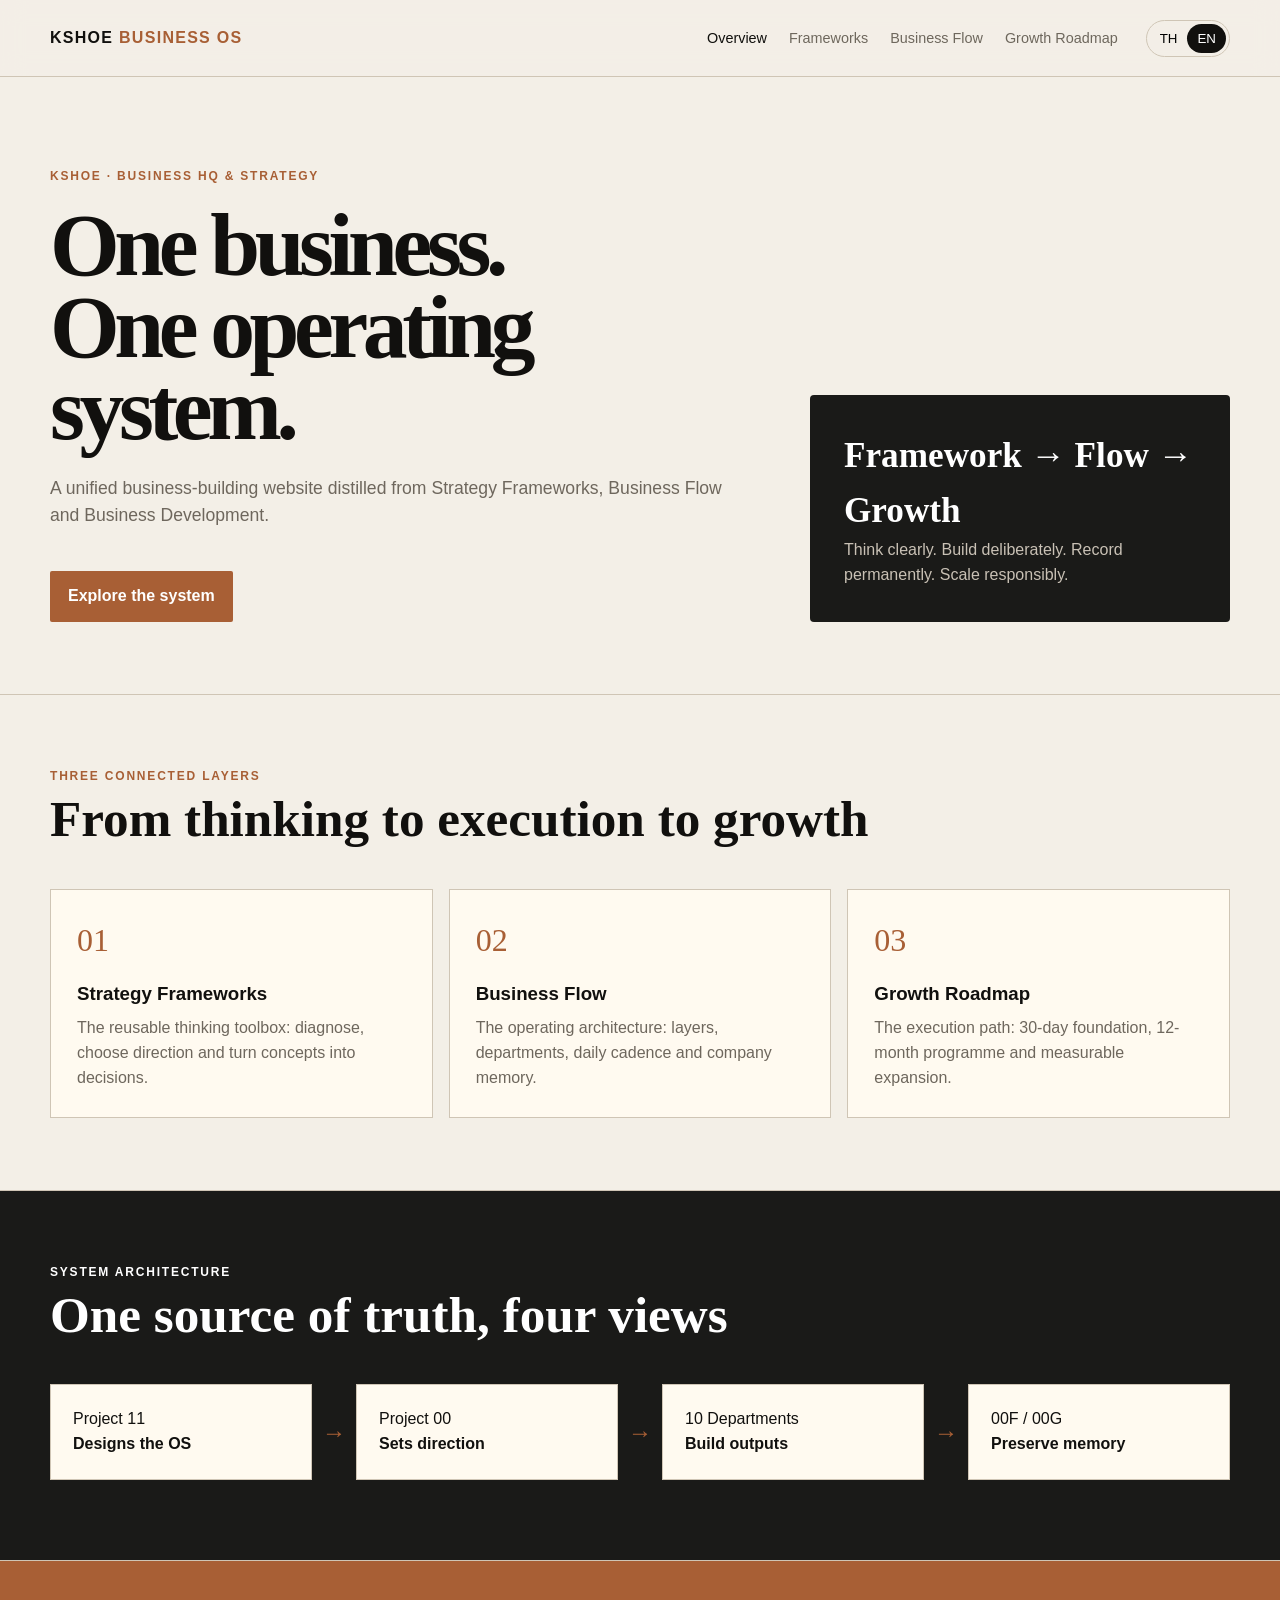
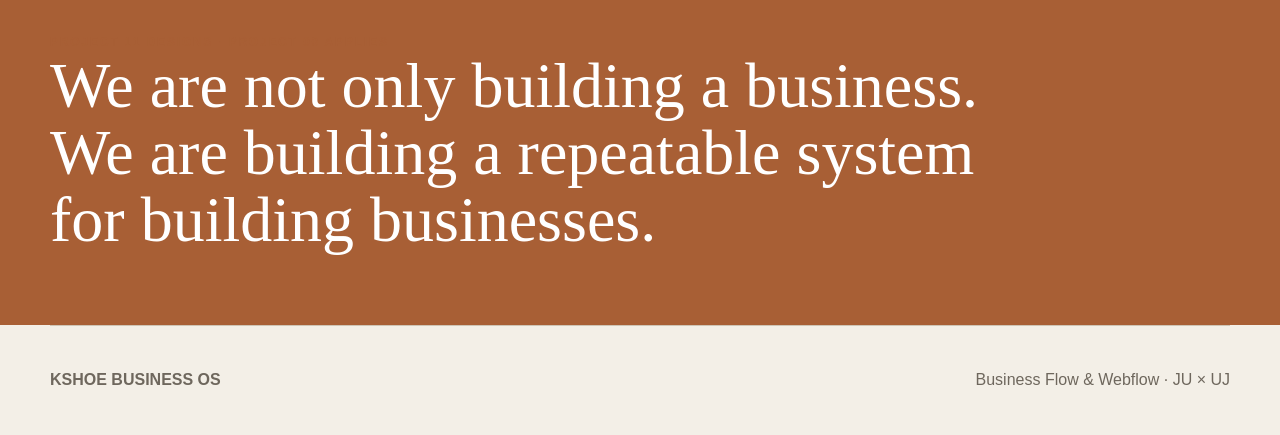
<file: index.html>
<!doctype html><html lang="en"><head><meta charset="utf-8"><meta name="viewport" content="width=device-width,initial-scale=1"><title>Kshoe Business OS</title><link rel="stylesheet" href="assets/styles.css"><script defer src="assets/app.js?v=2"></script></head><body><header class="topbar"><nav class="shell"><a class="brand" href="index.html">KSHOE <span>BUSINESS OS</span></a><div class="navlinks"><a class="active" href="index.html" data-i18n="overview">Overview</a><a href="frameworks.html" data-i18n="frameworks">Frameworks</a><a href="business-flow.html" data-i18n="flow">Business Flow</a><a href="growth.html" data-i18n="growth">Growth Roadmap</a></div><div class="lang"><button data-lang="th">TH</button><button data-lang="en">EN</button></div></nav></header><main><section class="hero shell"><div><div class="eyebrow" data-i18n="homeEyebrow"></div><h1 data-i18n="homeTitle"></h1><p data-i18n="homeBody"></p><a class="cta" href="#system" data-i18n="explore"></a></div><aside class="hero-card"><b>Framework → Flow → Growth</b><span>Think clearly. Build deliberately. Record permanently. Scale responsibly.</span></aside></section><section id="system" class="section"><div class="shell"><div class="section-head"><div><div class="eyebrow" data-i18n="three"></div><h2 data-i18n="threeTitle"></h2></div></div><div class="grid"><a class="card" href="frameworks.html"><span class="num">01</span><h3 data-i18n="strategy"></h3><p data-i18n="strategyD"></p></a><a class="card" href="business-flow.html"><span class="num">02</span><h3 data-i18n="operations"></h3><p data-i18n="operationsD"></p></a><a class="card" href="growth.html"><span class="num">03</span><h3 data-i18n="development"></h3><p data-i18n="developmentD"></p></a></div></div></section><section class="section dark"><div class="shell"><div class="section-head"><div><div class="eyebrow" data-i18n="architecture"></div><h2 data-i18n="architectureTitle"></h2></div></div><div class="flow"><div class="step">Project 11<br><b>Designs the OS</b></div><div class="arrow">→</div><div class="step">Project 00<br><b>Sets direction</b></div><div class="arrow">→</div><div class="step">10 Departments<br><b>Build outputs</b></div><div class="arrow">→</div><div class="step">00F / 00G<br><b>Preserve memory</b></div></div></div></section><section class="section copper"><div class="shell"><div class="eyebrow" data-i18n="principle"></div><p class="quote" data-i18n="principleTitle"></p></div></section></main><footer class="footer shell"><b>KSHOE BUSINESS OS</b><span data-i18n="footer"></span></footer></body></html>
</file>
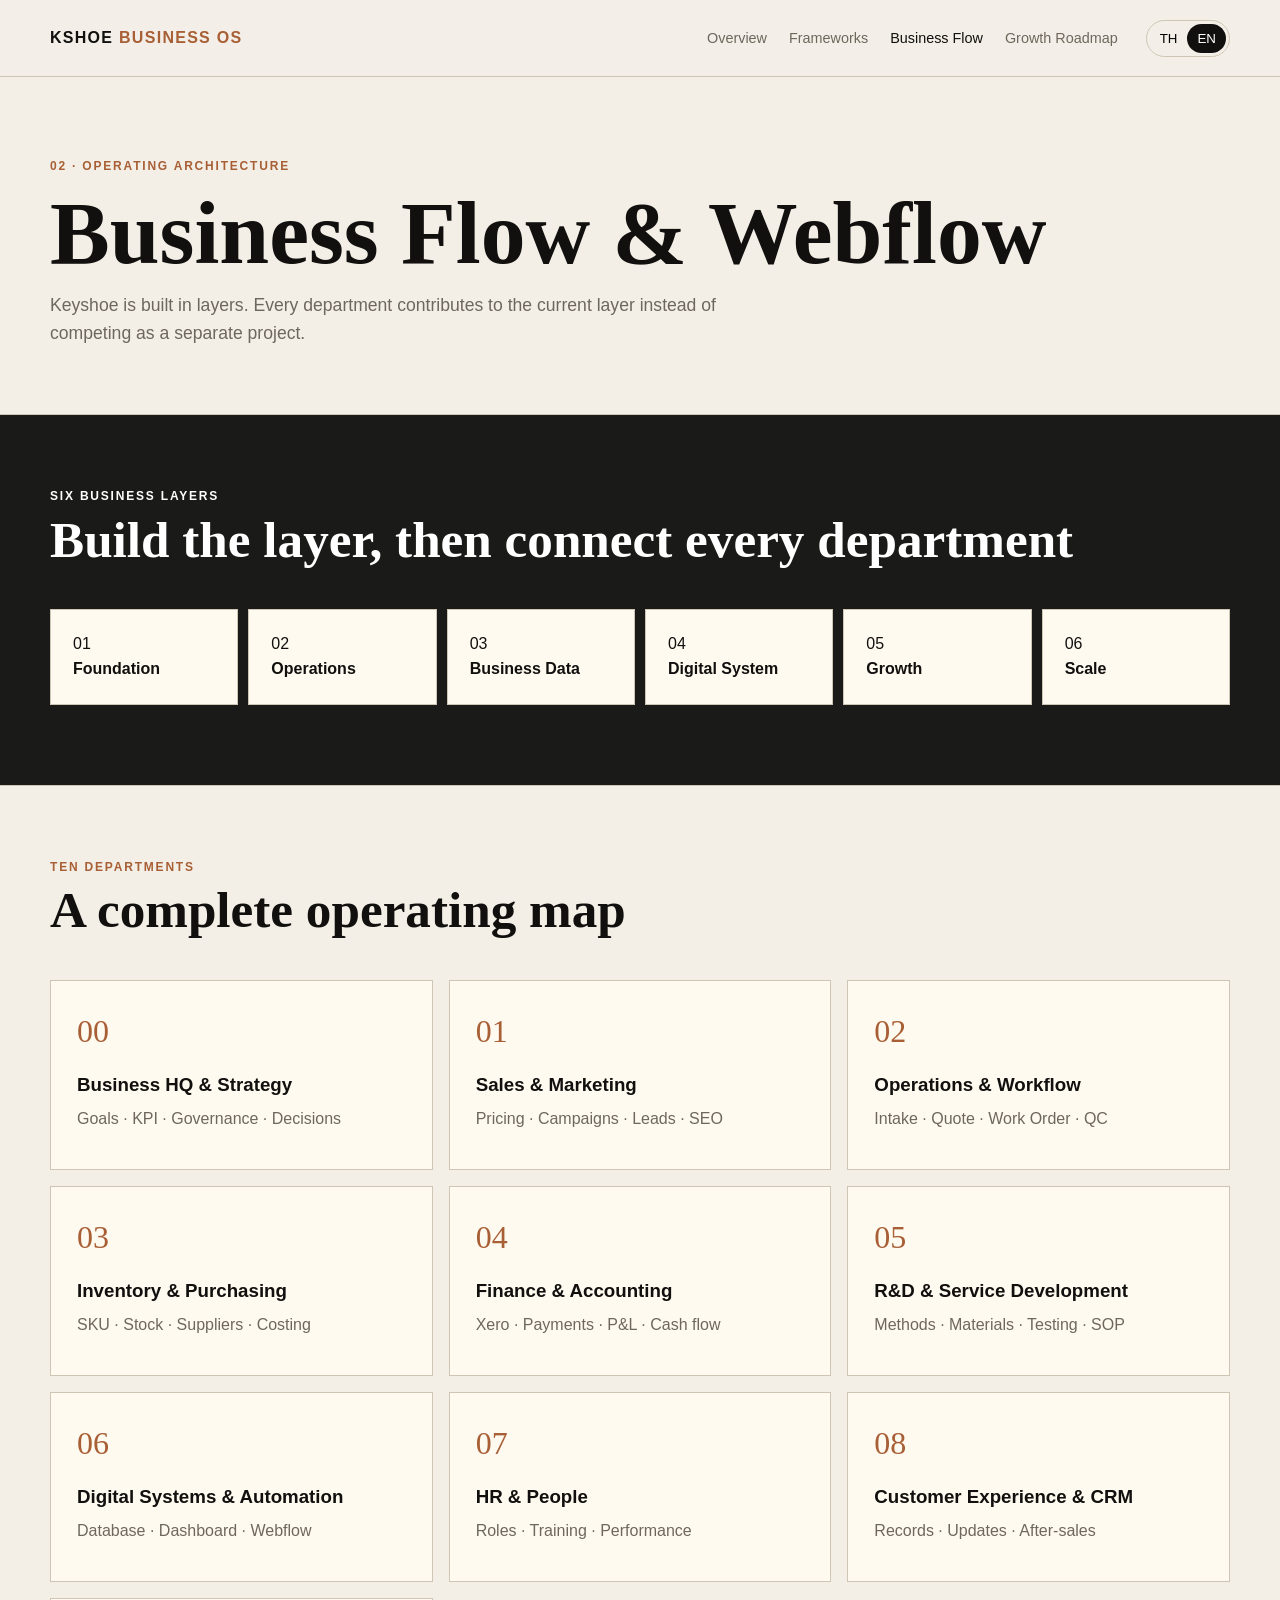
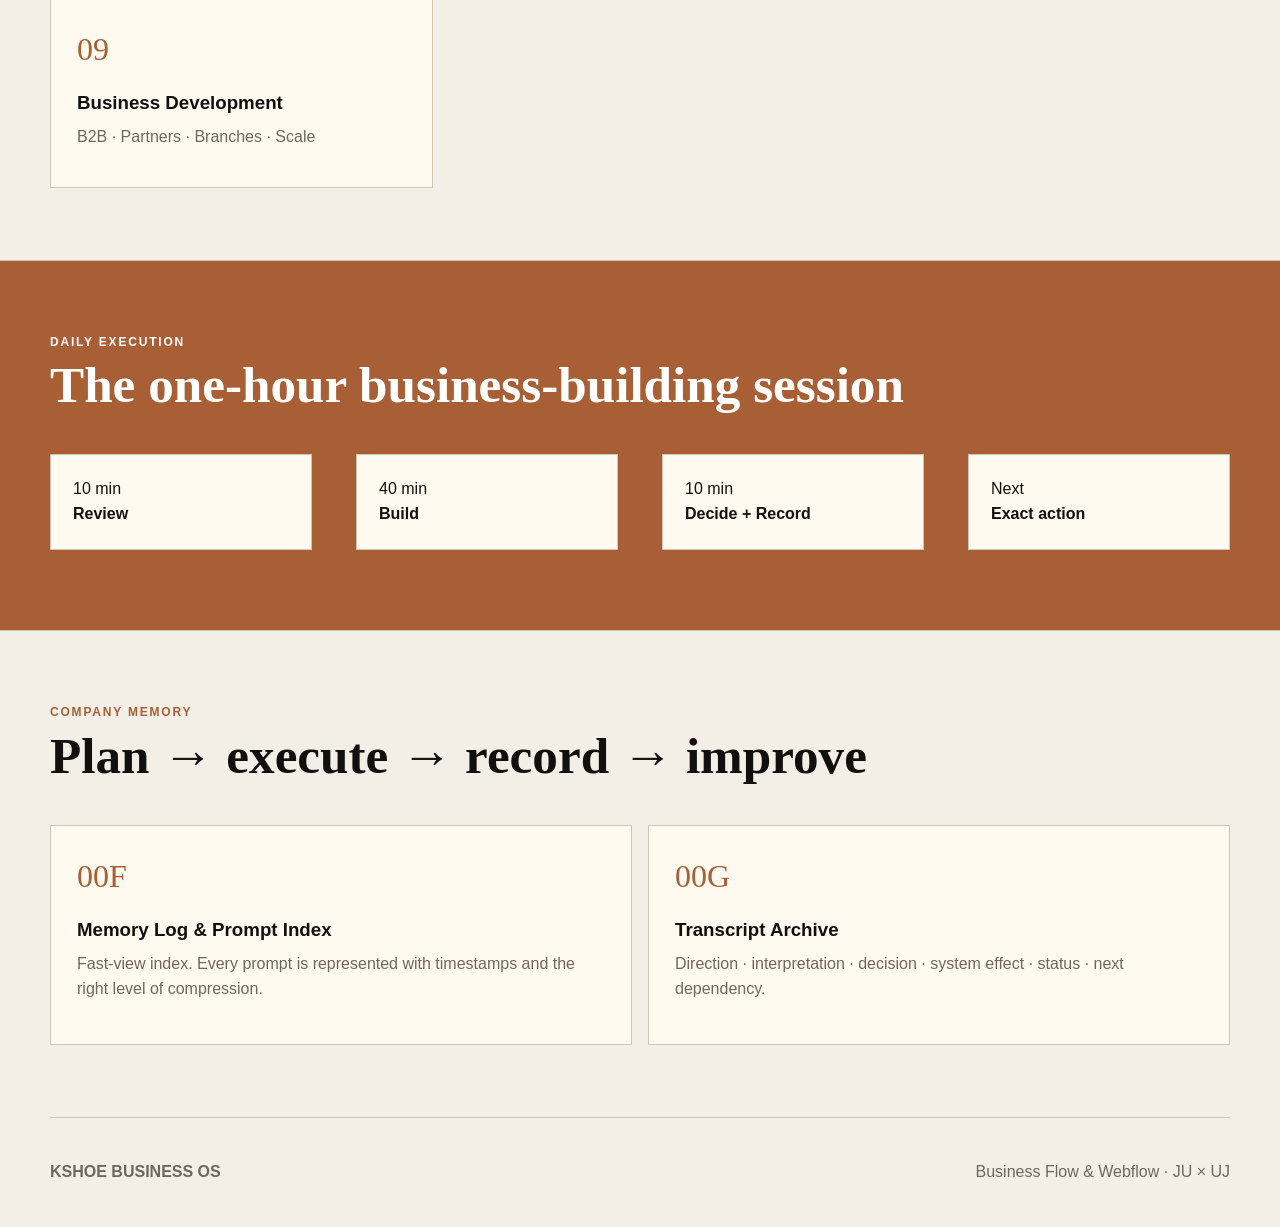
<file: business-flow.html>
<!doctype html><html lang="en"><head><meta charset="utf-8"><meta name="viewport" content="width=device-width,initial-scale=1"><title>Business Flow · Kshoe Business OS</title><link rel="stylesheet" href="assets/styles.css"><script defer src="assets/app.js?v=2"></script></head><body><header class="topbar"><nav class="shell"><a class="brand" href="index.html">KSHOE <span>BUSINESS OS</span></a><div class="navlinks"><a href="index.html" data-i18n="overview"></a><a href="frameworks.html" data-i18n="frameworks"></a><a class="active" href="business-flow.html" data-i18n="flow"></a><a href="growth.html" data-i18n="growth"></a></div><div class="lang"><button data-lang="th">TH</button><button data-lang="en">EN</button></div></nav></header><main><section class="page-hero shell"><div class="eyebrow">02 · OPERATING ARCHITECTURE</div><h1 data-i18n="flowTitle"></h1><p data-i18n="flowBody"></p></section><section class="section dark"><div class="shell"><div class="section-head"><div><div class="eyebrow" data-i18n="sixLayers"></div><h2 data-i18n="sixLayersTitle"></h2></div></div><div class="flow"><div class="step">01<br><b>Foundation</b></div><div class="step">02<br><b>Operations</b></div><div class="step">03<br><b>Business Data</b></div><div class="step">04<br><b>Digital System</b></div><div class="step">05<br><b>Growth</b></div><div class="step">06<br><b>Scale</b></div></div></div></section><section class="section"><div class="shell"><div class="section-head"><div><div class="eyebrow" data-i18n="departments"></div><h2 data-i18n="departmentsTitle"></h2></div></div><div class="grid"><div class="card"><span class="num">00</span><h3>Business HQ & Strategy</h3><p>Goals · KPI · Governance · Decisions</p></div><div class="card"><span class="num">01</span><h3>Sales & Marketing</h3><p>Pricing · Campaigns · Leads · SEO</p></div><div class="card"><span class="num">02</span><h3>Operations & Workflow</h3><p>Intake · Quote · Work Order · QC</p></div><div class="card"><span class="num">03</span><h3>Inventory & Purchasing</h3><p>SKU · Stock · Suppliers · Costing</p></div><div class="card"><span class="num">04</span><h3>Finance & Accounting</h3><p>Xero · Payments · P&L · Cash flow</p></div><div class="card"><span class="num">05</span><h3>R&D & Service Development</h3><p>Methods · Materials · Testing · SOP</p></div><div class="card"><span class="num">06</span><h3>Digital Systems & Automation</h3><p>Database · Dashboard · Webflow</p></div><div class="card"><span class="num">07</span><h3>HR & People</h3><p>Roles · Training · Performance</p></div><div class="card"><span class="num">08</span><h3>Customer Experience & CRM</h3><p>Records · Updates · After-sales</p></div><div class="card"><span class="num">09</span><h3>Business Development</h3><p>B2B · Partners · Branches · Scale</p></div></div></div></section><section class="section copper"><div class="shell"><div class="section-head"><div><div class="eyebrow" data-i18n="session"></div><h2 data-i18n="sessionTitle"></h2></div></div><div class="flow"><div class="step">10 min<br><b>Review</b></div><div class="arrow">→</div><div class="step">40 min<br><b>Build</b></div><div class="arrow">→</div><div class="step">10 min<br><b>Decide + Record</b></div><div class="arrow">→</div><div class="step">Next<br><b>Exact action</b></div></div></div></section><section class="section"><div class="shell"><div class="section-head"><div><div class="eyebrow" data-i18n="memory"></div><h2 data-i18n="memoryTitle"></h2></div></div><div class="matrix"><div class="card"><span class="num">00F</span><h3>Memory Log & Prompt Index</h3><p>Fast-view index. Every prompt is represented with timestamps and the right level of compression.</p></div><div class="card"><span class="num">00G</span><h3>Transcript Archive</h3><p>Direction · interpretation · decision · system effect · status · next dependency.</p></div></div></div></section></main><footer class="footer shell"><b>KSHOE BUSINESS OS</b><span data-i18n="footer"></span></footer></body></html>
</file>
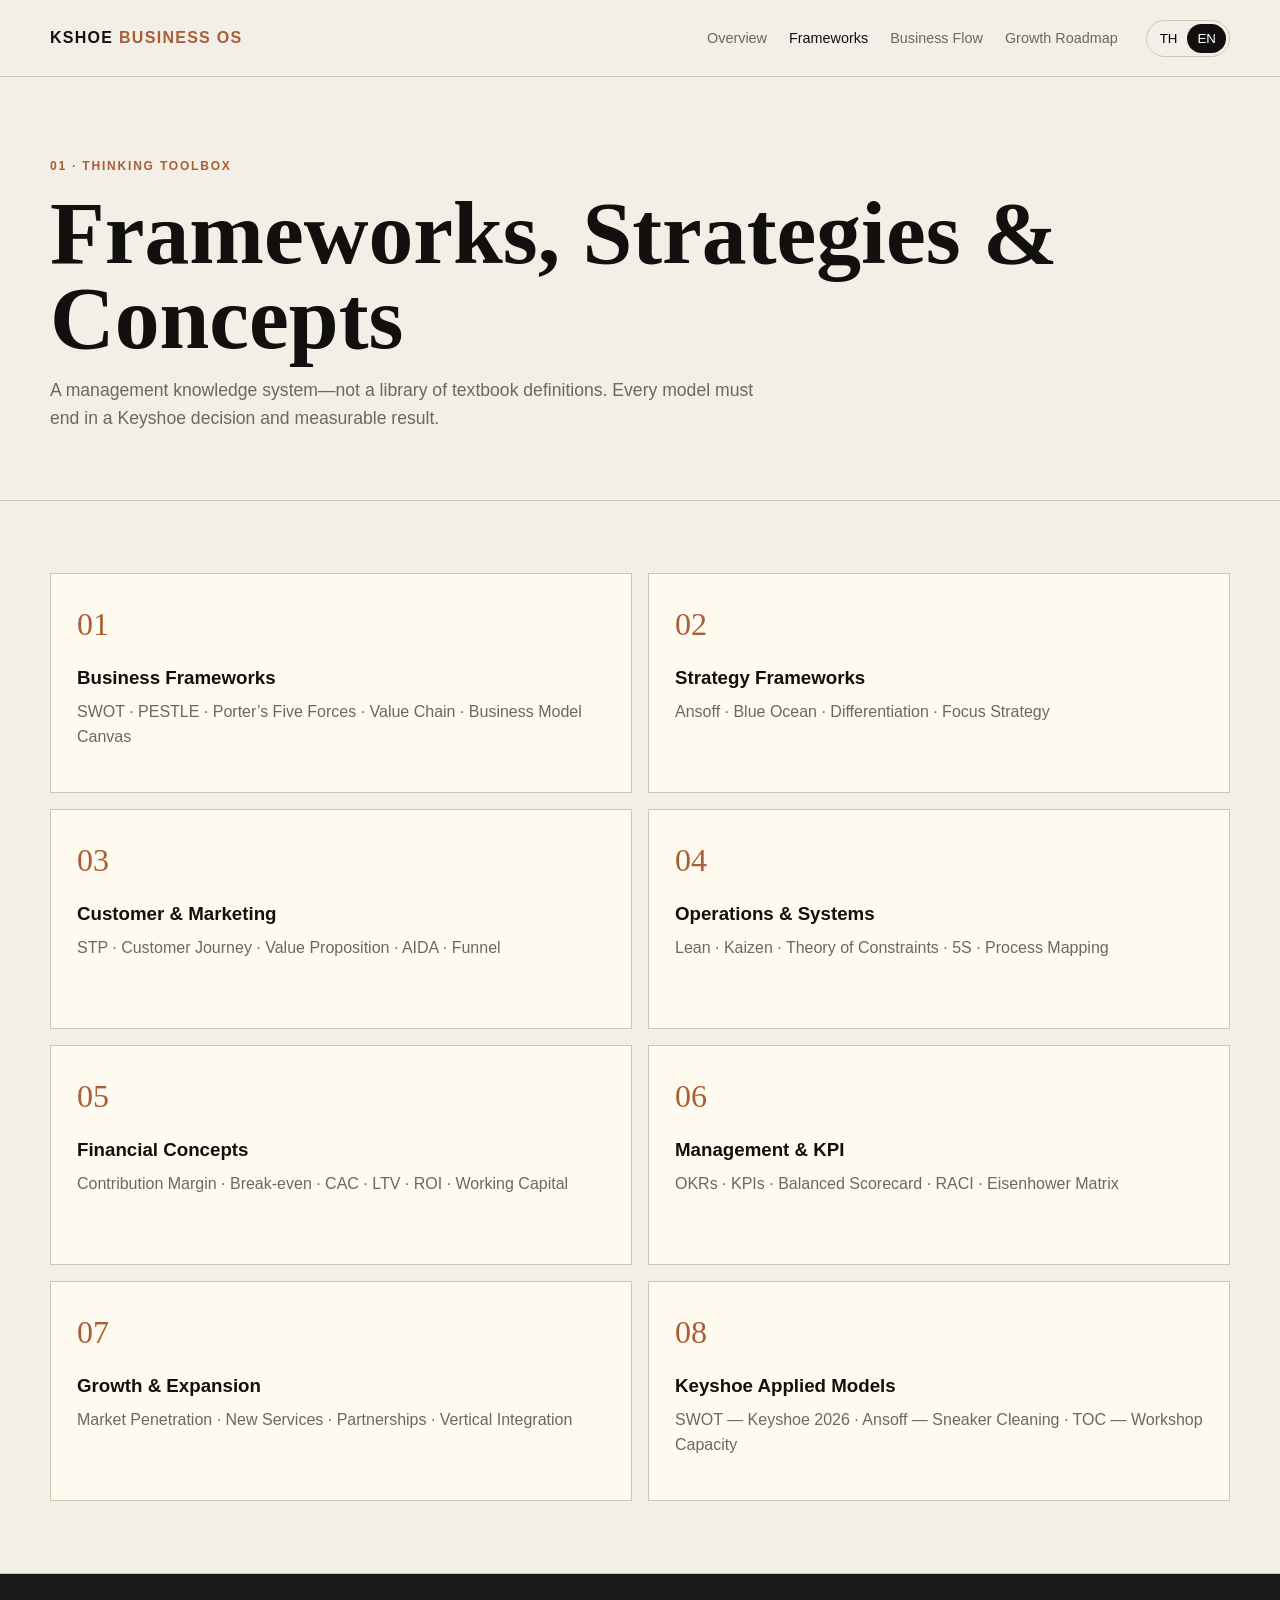
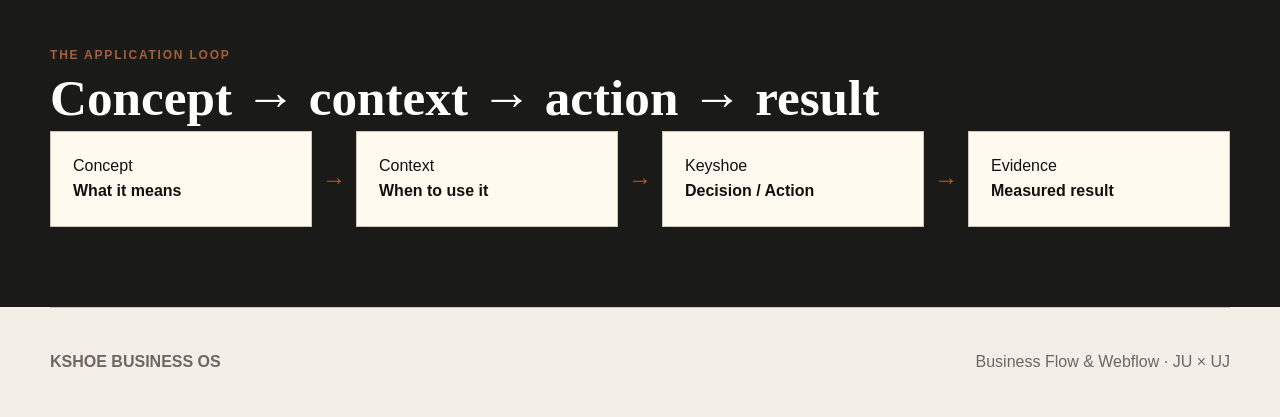
<file: frameworks.html>
<!doctype html><html lang="en"><head><meta charset="utf-8"><meta name="viewport" content="width=device-width,initial-scale=1"><title>Frameworks · Kshoe Business OS</title><link rel="stylesheet" href="assets/styles.css"><script defer src="assets/app.js?v=2"></script></head><body><header class="topbar"><nav class="shell"><a class="brand" href="index.html">KSHOE <span>BUSINESS OS</span></a><div class="navlinks"><a href="index.html" data-i18n="overview"></a><a class="active" href="frameworks.html" data-i18n="frameworks"></a><a href="business-flow.html" data-i18n="flow"></a><a href="growth.html" data-i18n="growth"></a></div><div class="lang"><button data-lang="th">TH</button><button data-lang="en">EN</button></div></nav></header><main><section class="page-hero shell"><div class="eyebrow">01 · THINKING TOOLBOX</div><h1 data-i18n="frameworkTitle"></h1><p data-i18n="frameworkBody"></p></section><section class="section"><div class="shell"><div class="matrix"><div class="card"><span class="num">01</span><h3 data-i18n="businessFrameworks"></h3><p>SWOT · PESTLE · Porter’s Five Forces · Value Chain · Business Model Canvas</p></div><div class="card"><span class="num">02</span><h3 data-i18n="strategyFrameworks"></h3><p>Ansoff · Blue Ocean · Differentiation · Focus Strategy</p></div><div class="card"><span class="num">03</span><h3 data-i18n="customerMarketing"></h3><p>STP · Customer Journey · Value Proposition · AIDA · Funnel</p></div><div class="card"><span class="num">04</span><h3 data-i18n="opsSystems"></h3><p>Lean · Kaizen · Theory of Constraints · 5S · Process Mapping</p></div><div class="card"><span class="num">05</span><h3 data-i18n="financial"></h3><p>Contribution Margin · Break-even · CAC · LTV · ROI · Working Capital</p></div><div class="card"><span class="num">06</span><h3 data-i18n="management"></h3><p>OKRs · KPIs · Balanced Scorecard · RACI · Eisenhower Matrix</p></div><div class="card"><span class="num">07</span><h3 data-i18n="expansion"></h3><p>Market Penetration · New Services · Partnerships · Vertical Integration</p></div><div class="card"><span class="num">08</span><h3 data-i18n="applied"></h3><p>SWOT — Keyshoe 2026 · Ansoff — Sneaker Cleaning · TOC — Workshop Capacity</p></div></div></div></section><section class="section dark"><div class="shell"><div class="eyebrow" data-i18n="useLoop"></div><h2 data-i18n="useLoopTitle"></h2><div class="flow"><div class="step">Concept<br><b>What it means</b></div><div class="arrow">→</div><div class="step">Context<br><b>When to use it</b></div><div class="arrow">→</div><div class="step">Keyshoe<br><b>Decision / Action</b></div><div class="arrow">→</div><div class="step">Evidence<br><b>Measured result</b></div></div></div></section></main><footer class="footer shell"><b>KSHOE BUSINESS OS</b><span data-i18n="footer"></span></footer></body></html>
</file>
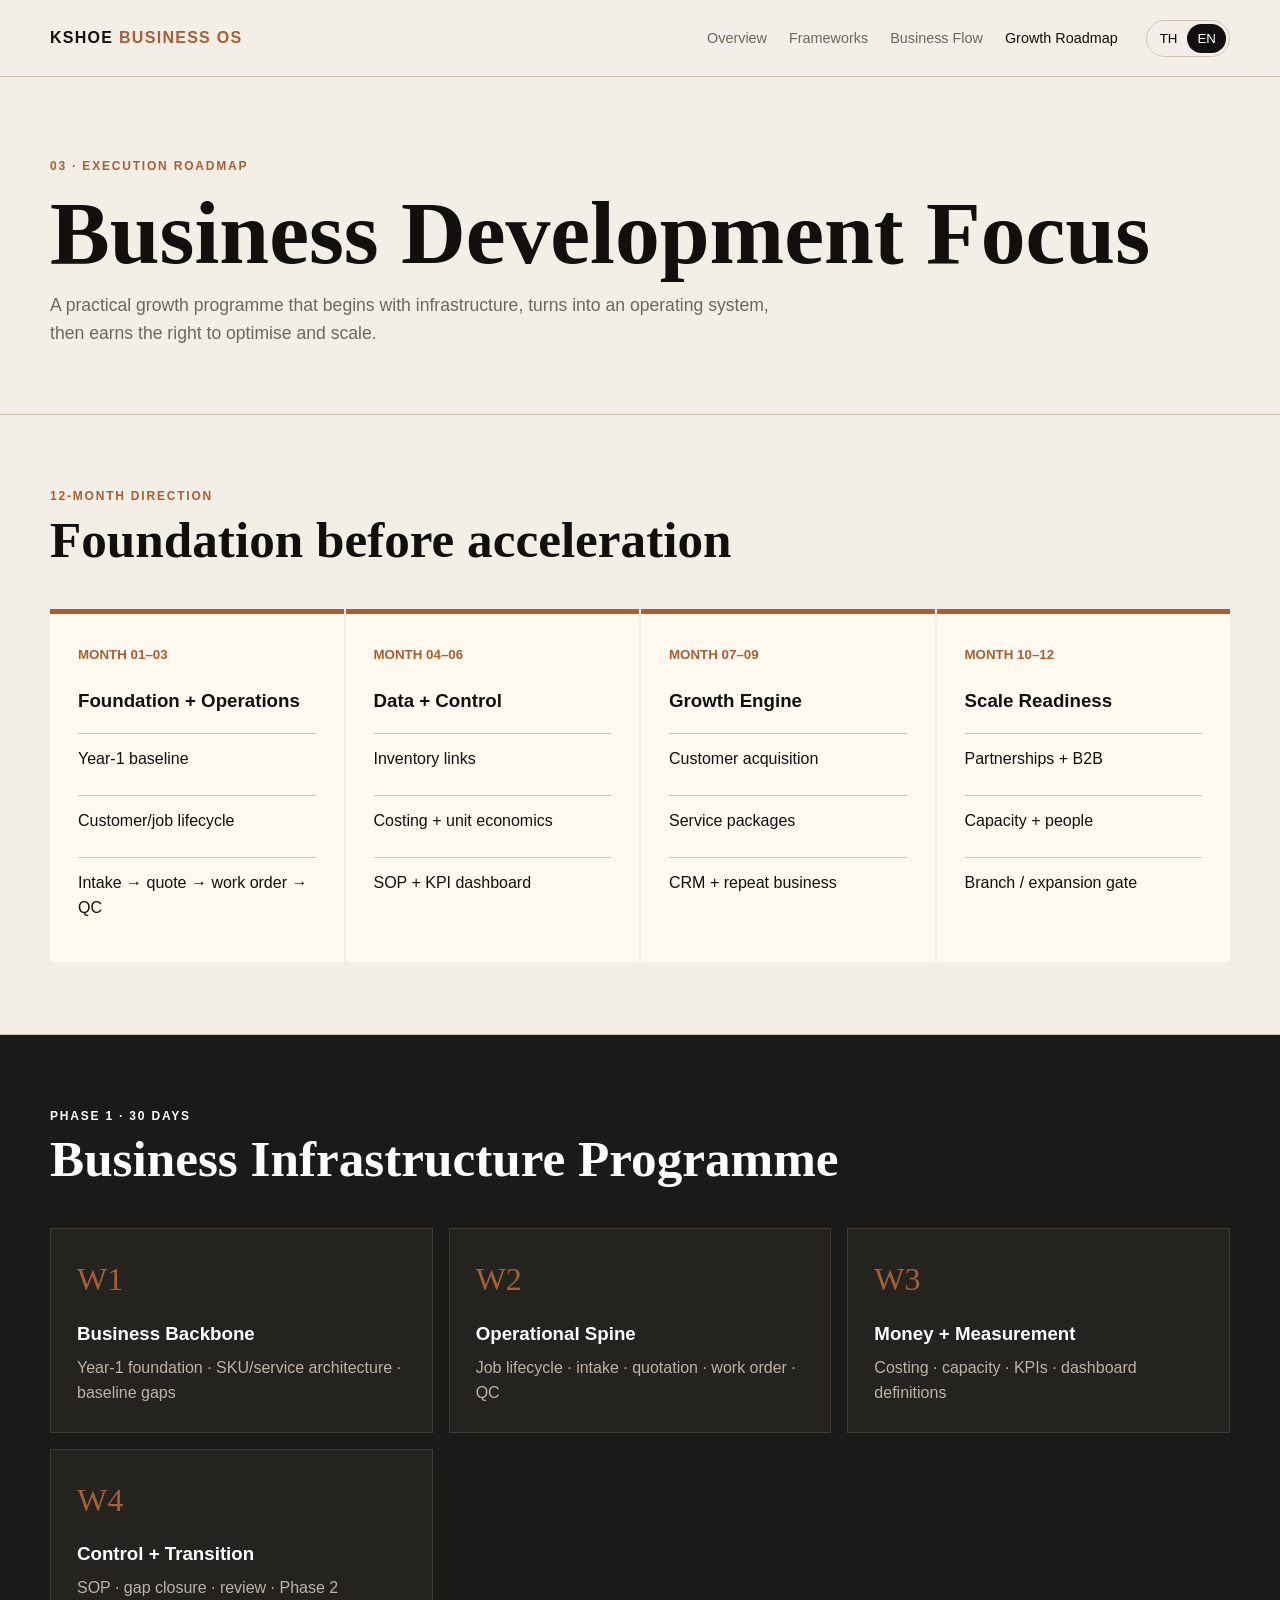
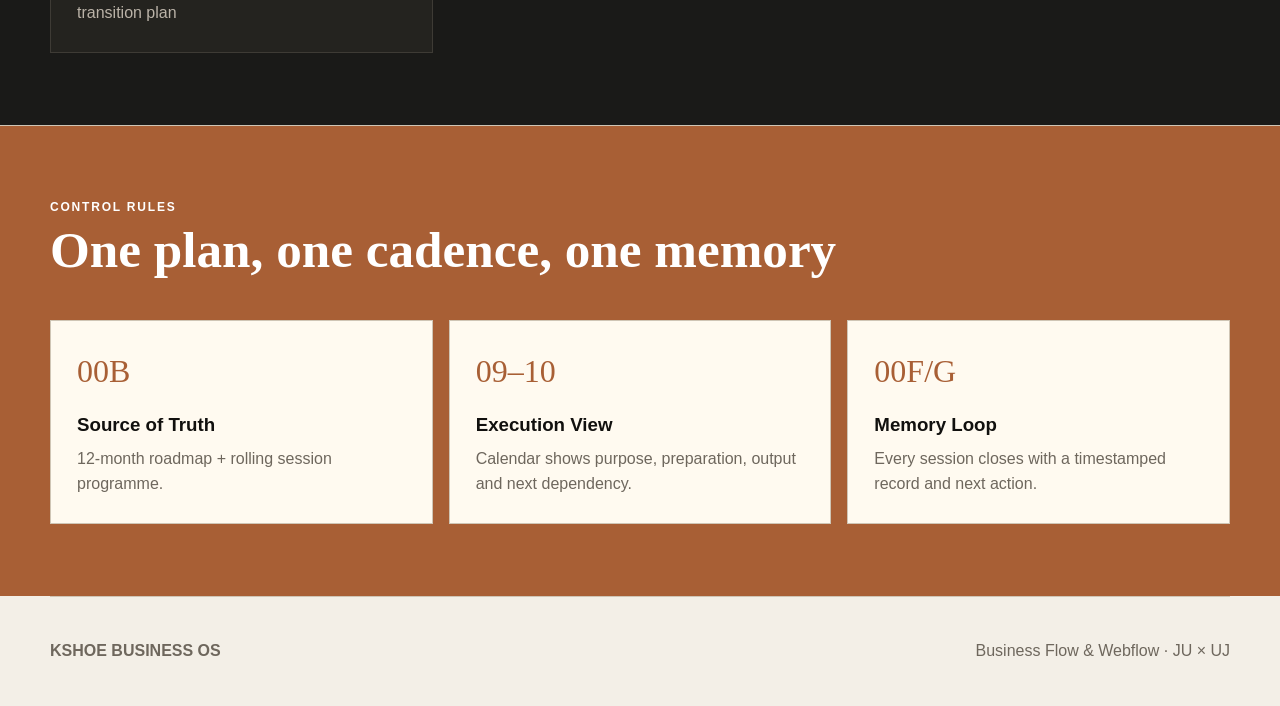
<file: growth.html>
<!doctype html><html lang="en"><head><meta charset="utf-8"><meta name="viewport" content="width=device-width,initial-scale=1"><title>Growth Roadmap · Kshoe Business OS</title><link rel="stylesheet" href="assets/styles.css"><script defer src="assets/app.js?v=2"></script></head><body><header class="topbar"><nav class="shell"><a class="brand" href="index.html">KSHOE <span>BUSINESS OS</span></a><div class="navlinks"><a href="index.html" data-i18n="overview"></a><a href="frameworks.html" data-i18n="frameworks"></a><a href="business-flow.html" data-i18n="flow"></a><a class="active" href="growth.html" data-i18n="growth"></a></div><div class="lang"><button data-lang="th">TH</button><button data-lang="en">EN</button></div></nav></header><main><section class="page-hero shell"><div class="eyebrow">03 · EXECUTION ROADMAP</div><h1 data-i18n="growthTitle"></h1><p data-i18n="growthBody"></p></section><section class="section"><div class="shell"><div class="section-head"><div><div class="eyebrow" data-i18n="months"></div><h2 data-i18n="monthsTitle"></h2></div></div><div class="timeline"><div class="phase"><small>MONTH 01–03</small><h3>Foundation + Operations</h3><div class="list"><div>Year-1 baseline</div><div>Customer/job lifecycle</div><div>Intake → quote → work order → QC</div></div></div><div class="phase"><small>MONTH 04–06</small><h3>Data + Control</h3><div class="list"><div>Inventory links</div><div>Costing + unit economics</div><div>SOP + KPI dashboard</div></div></div><div class="phase"><small>MONTH 07–09</small><h3>Growth Engine</h3><div class="list"><div>Customer acquisition</div><div>Service packages</div><div>CRM + repeat business</div></div></div><div class="phase"><small>MONTH 10–12</small><h3>Scale Readiness</h3><div class="list"><div>Partnerships + B2B</div><div>Capacity + people</div><div>Branch / expansion gate</div></div></div></div></div></section><section class="section dark"><div class="shell"><div class="section-head"><div><div class="eyebrow" data-i18n="days"></div><h2 data-i18n="daysTitle"></h2></div></div><div class="grid"><div class="card"><span class="num">W1</span><h3>Business Backbone</h3><p>Year-1 foundation · SKU/service architecture · baseline gaps</p></div><div class="card"><span class="num">W2</span><h3>Operational Spine</h3><p>Job lifecycle · intake · quotation · work order · QC</p></div><div class="card"><span class="num">W3</span><h3>Money + Measurement</h3><p>Costing · capacity · KPIs · dashboard definitions</p></div><div class="card"><span class="num">W4</span><h3>Control + Transition</h3><p>SOP · gap closure · review · Phase 2 transition plan</p></div></div></div></section><section class="section copper"><div class="shell"><div class="section-head"><div><div class="eyebrow" data-i18n="rules"></div><h2 data-i18n="rulesTitle"></h2></div></div><div class="grid"><div class="card"><span class="num">00B</span><h3>Source of Truth</h3><p>12-month roadmap + rolling session programme.</p></div><div class="card"><span class="num">09–10</span><h3>Execution View</h3><p>Calendar shows purpose, preparation, output and next dependency.</p></div><div class="card"><span class="num">00F/G</span><h3>Memory Loop</h3><p>Every session closes with a timestamped record and next action.</p></div></div></div></section></main><footer class="footer shell"><b>KSHOE BUSINESS OS</b><span data-i18n="footer"></span></footer></body></html>
</file>
<file: assets/styles.css>
:root{--ink:#11100e;--paper:#f3efe7;--cream:#fffaf0;--copper:#a85f35;--line:#cfc5b5;--muted:#6e675d;--dark:#1a1a18}*{box-sizing:border-box}html{scroll-behavior:smooth}body{margin:0;background:var(--paper);color:var(--ink);font-family:Inter,"Segoe UI",Arial,sans-serif;line-height:1.55}a{color:inherit;text-decoration:none}.shell{width:min(1180px,calc(100% - 40px));margin:auto}.topbar{position:sticky;top:0;z-index:20;background:rgba(243,239,231,.94);backdrop-filter:blur(12px);border-bottom:1px solid var(--line)}nav{min-height:76px;display:flex;align-items:center;gap:28px}.brand{font-weight:900;letter-spacing:.08em}.brand span{color:var(--copper)}.navlinks{display:flex;gap:22px;margin-left:auto}.navlinks a{font-size:.9rem;color:var(--muted)}.navlinks a.active,.navlinks a:hover{color:var(--ink)}.lang{display:flex;border:1px solid var(--line);border-radius:999px;padding:3px}.lang button{border:0;background:transparent;padding:7px 10px;border-radius:999px;cursor:pointer}.lang button.on{background:var(--ink);color:white}.hero{padding:90px 0 72px;display:grid;grid-template-columns:1.25fr .75fr;gap:60px;align-items:end}.eyebrow{color:var(--copper);font-size:.75rem;font-weight:800;letter-spacing:.15em}.hero h1{font-family:Georgia,serif;font-size:clamp(3rem,7vw,6.7rem);line-height:.92;letter-spacing:-.06em;margin:18px 0 24px}.hero p{font-size:1.1rem;color:var(--muted);max-width:680px}.hero-card{background:var(--dark);color:white;padding:34px;border-radius:4px}.hero-card b{font-family:Georgia,serif;font-size:2.2rem;display:block}.hero-card span{color:#c9c1b5}.cta{display:inline-flex;margin-top:24px;background:var(--copper);color:white;padding:13px 18px;border-radius:2px;font-weight:700}.section{padding:72px 0;border-top:1px solid var(--line)}.section.dark{background:var(--dark);color:white}.section.copper{background:var(--copper);color:white}.section-head{display:flex;justify-content:space-between;gap:30px;align-items:end;margin-bottom:36px}.section h2{font-family:Georgia,serif;font-size:clamp(2rem,4vw,4rem);line-height:1;margin:8px 0}.section-head p{max-width:520px;color:var(--muted)}.dark .section-head p,.copper .section-head p{color:#d5cec4}.grid{display:grid;grid-template-columns:repeat(3,1fr);gap:16px}.card{background:var(--cream);border:1px solid var(--line);padding:26px;min-height:190px}.dark .card{background:#24231f;border-color:#3e3b35}.card .num{font-family:Georgia,serif;color:var(--copper);font-size:2rem}.card h3{margin:14px 0 8px}.card p{color:var(--muted);margin:0}.dark .card p{color:#bbb3a8}.flow{display:flex;align-items:stretch;gap:10px;overflow:auto;padding-bottom:8px}.flow .step{min-width:165px;flex:1;background:var(--cream);border:1px solid var(--line);padding:22px}.flow .arrow{display:grid;place-items:center;color:var(--copper);font-size:1.5rem}.timeline{display:grid;grid-template-columns:repeat(4,1fr);gap:2px}.phase{background:var(--cream);padding:28px;border-top:5px solid var(--copper)}.phase small{color:var(--copper);font-weight:800}.list{display:grid;gap:10px;margin-top:18px}.list div{padding:13px 0;border-top:1px solid var(--line)}.rule{font-family:Georgia,serif;font-size:clamp(1.7rem,4vw,3.5rem);max-width:900px}.footer{padding:42px 0;border-top:1px solid var(--line);display:flex;justify-content:space-between;color:var(--muted)}.pill{display:inline-block;border:1px solid currentColor;border-radius:999px;padding:5px 10px;font-size:.75rem;margin:3px}.matrix{display:grid;grid-template-columns:repeat(2,1fr);gap:16px}.matrix .card{min-height:220px}.subnav{display:flex;gap:8px;flex-wrap:wrap;margin-top:20px}.subnav a{border:1px solid var(--line);padding:9px 12px;border-radius:999px;font-size:.85rem}.quote{font-family:Georgia,serif;font-size:clamp(2rem,5vw,4.5rem);line-height:1.05;max-width:1000px;margin:0}.page-hero{padding:80px 0 50px}.page-hero h1{font-family:Georgia,serif;font-size:clamp(3rem,7vw,6rem);line-height:.95;margin:14px 0}.page-hero p{max-width:720px;color:var(--muted);font-size:1.1rem}@media(max-width:850px){.navlinks{display:none}.hero{grid-template-columns:1fr;padding-top:55px}.grid,.timeline,.matrix{grid-template-columns:1fr}.section-head{display:block}.shell{width:min(100% - 28px,1180px)}.flow .arrow{display:none}.footer{display:block}.footer span{display:block;margin-top:8px}}
</file>
